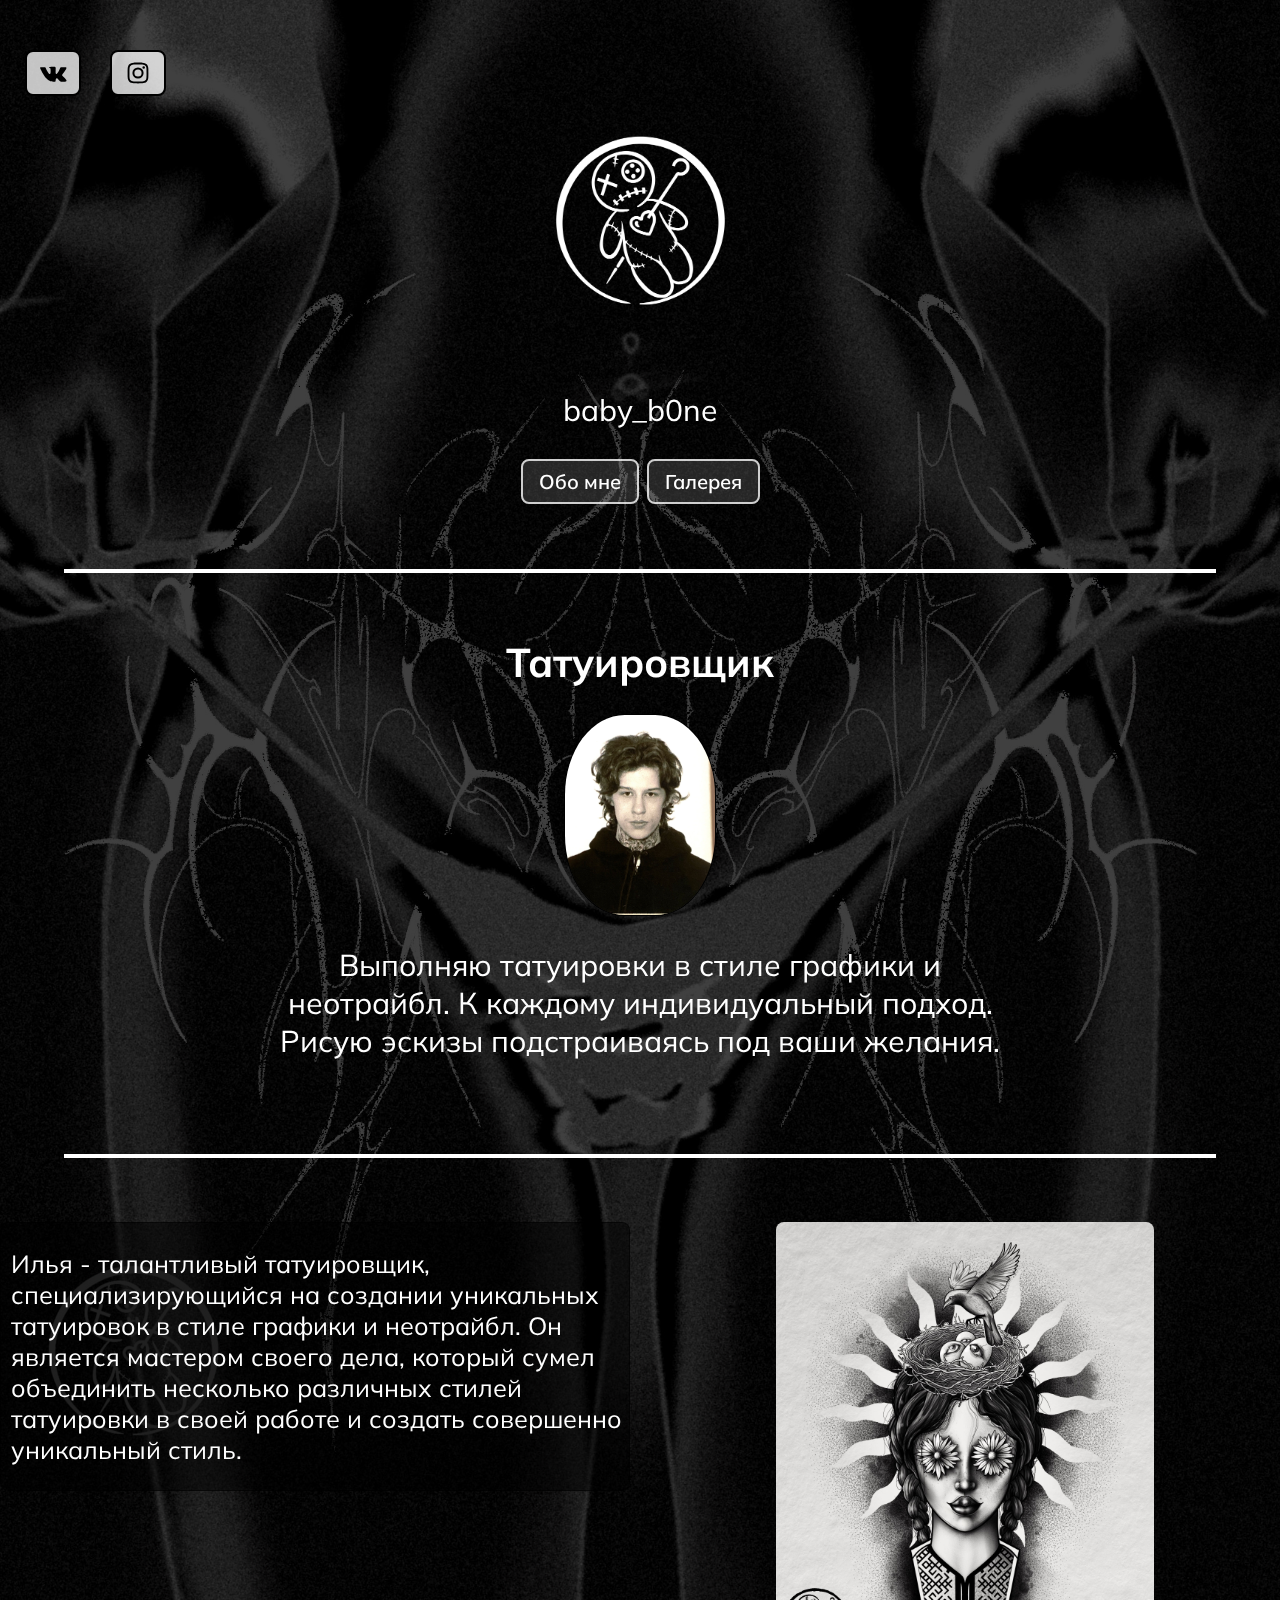
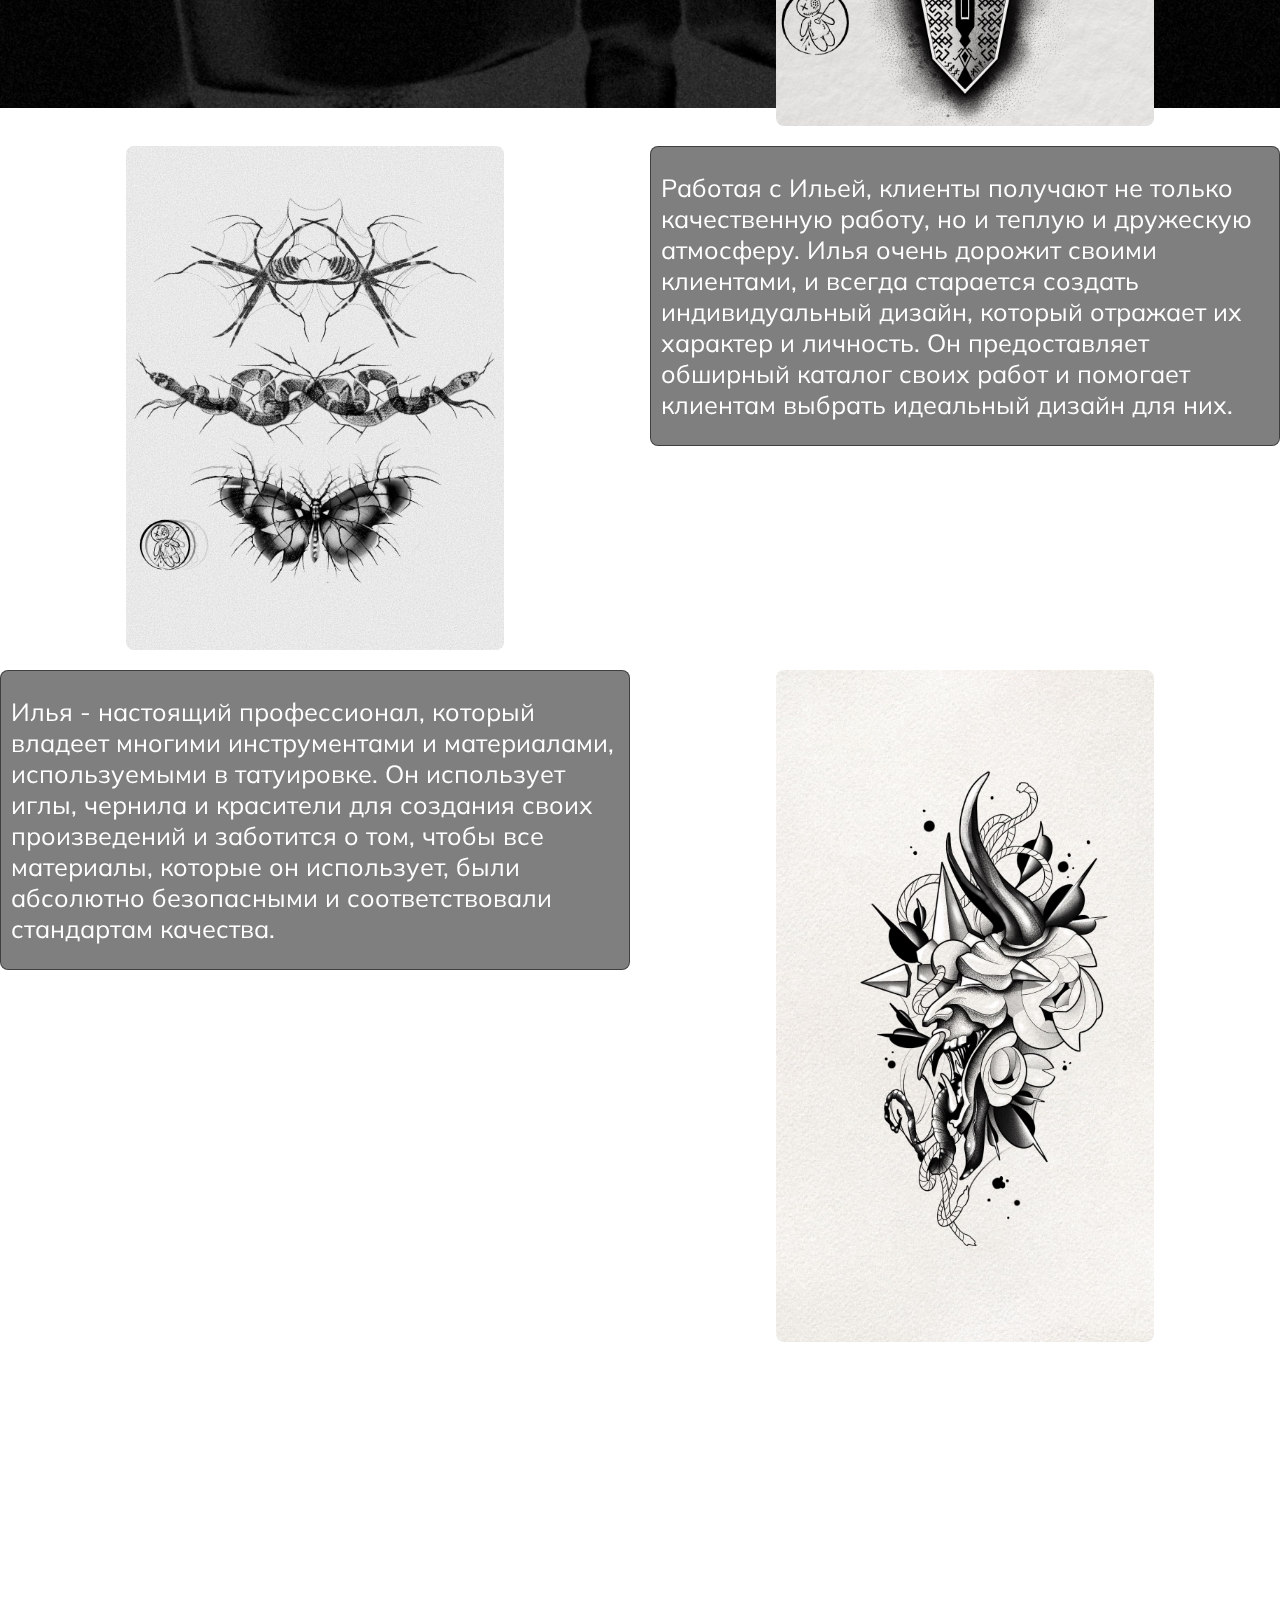
<file: index.html>
<!DOCTYPE html>
<html lang="en">

<head>
    <meta charset="UTF-8">
    <meta charset="utf-8">
    <meta name="viewport" content="width=device-width, initial-scale=1">
    <title>Tattoo</title>
    <link rel="stylesheet" href="style.css">
    <link rel="stylesheet" href="adaptationPage1.css">
    <link rel="stylesheet" href="script.js">
    <link rel="preconnect" href="https://fonts.googleapis.com">
    <link rel="preconnect" href="https://fonts.gstatic.com" crossorigin>
    <link href="https://fonts.googleapis.com/css2?family=Mulish:wght@200;400;600;700&display=swap" rel="stylesheet">
</head>

<body>
    <div class="image">
        <img src="4.JPG" alt="" loading="eager" class="image-size">
    </div>
    <nav>
        <button>
            <a target="Илья Аркатов" href="https://vk.com/babybone23">
                <img src="svg/ei_sc-vk.svg" alt="" class="header-icon">
            </a>
        </button>
        <button>
            <a target="baby_b0ne" href="https://instagram.com/baby_b0ne?igshid=1rr2tgeg974rg">
                <img src="svg/ei_sc-instagram.svg" alt="" class="header-icon">
            </a>
        </button>
    </nav>
    <img src="logo.png" alt="" class="logo">
    <div class="header">
        <p>baby_b0ne</p>
        <nav class="navigation" id="hide">
            <a href="#biography" class="navigation-button">Обо мне</a>
            <a href="page2.html" class="navigation-button">Галерея</a>

        </nav>
    </div>
    <div class="separator"></div>


    <div class="titel">
        <h1>Татуировщик</h1>
        <img src="Ilya.jpg" alt="Ilya" importance="high" class="Ilya-photo">
        <div class="compact-text">
            <p class="compact">Выполняю татуировки в стиле графики и неотрайбл.
                К каждому индивидуальный подход. Рисую эскизы подстраиваясь под ваши желания.
            </p>
        </div>
    </div>
    <div class="separator"></div>
    <main class="text-sketches">
        <section>
            <div class="biography-left" id="biography">
                <p>Илья - талантливый татуировщик, специализирующийся на создании уникальных татуировок в стиле графики
                    и неотрайбл. Он является мастером своего дела, который сумел объединить несколько различных стилей
                    татуировки в своей работе и создать совершенно уникальный стиль.</p>
            </div>
        </section>
        <section>
            <div>
                <img src="scetches/1.JPG" alt="" importance="high" class="sketches" />
            </div>
        </section>
        <section>
            <div>
                <img src="scetches/5.JPG" alt="" importance="high" class="sketches" />
            </div>
        </section>
        <section>
            <div class="biography-left">
                <p>
                    Работая с Ильей, клиенты получают не только качественную работу, но и теплую и дружескую атмосферу.
                    Илья очень дорожит своими клиентами, и всегда старается создать индивидуальный дизайн, который
                    отражает их характер и личность. Он предоставляет обширный каталог своих работ и помогает клиентам
                    выбрать идеальный дизайн для них.
                </p>

            </div>
        </section>
        <section>
            <div class="biography-left">
                <p>Илья - настоящий профессионал, который владеет многими инструментами и материалами, используемыми в
                    татуировке. Он использует иглы, чернила и красители для создания своих произведений и заботится о
                    том, чтобы все материалы, которые он использует, были абсолютно безопасными и соответствовали
                    стандартам качества.</p>
            </div>
        </section>
        <section>
            <div>
                <img src="scetches/10.JPG" alt="" importance="high" class="sketches">
            </div>
        </section>
    </main>
    <div class="separator"></div>
    <div class="compact-text">
        <p class="compact">Он также дополнительно обучается и улучшает свои навыки, чтобы оставаться в курсе последних
            тенденций и
            разработок в мире татуировки. Илья старается быть внимательным к своим клиентам и уделяет особое
            внимание деталям, чтобы создать максимально точный и красивый дизайн.</p>
    </div>
    <div class="separator"></div>
    <!--
        <a href="#" class="back-to-top">
        <img src="svg/ei_arrow-up.svg" alt="" class="icon">
    </a>
      -->
    <button id="scrollToTopBtn" onclick="scrollToTop()">
        <img src="svg/ei_arrow-up.svg" alt="arrow up" class="icon"></button>

    <script src="script.js"></script>






</body>

</html>
</file>
<file: style.css>
body {
  margin: 0;
  cursor: auto;
}

html {
  scroll-behavior: smooth;
}

img {
  display: block;
  margin: 0 auto;
}

.image {
  position: fixed;
  z-index: -1;

}

.image-size {
  background-size: cover;
  width: 100%;
  height: auto;
}

.image img {
  filter: brightness(25%)
}

.icon {
  width: 26px;
  height: 30px;
}

.header-icon {
  width: 40px;
  height: 40px;
}


.header {
  font-family: 'Mulish', sans-serif;
  font-size: 30px;
  text-align: center;
  color: white;
  border: 8px solid rgba(0, 0, 0, 0);
  margin: 0;
}

.logo {
  display: block;
  margin-left: auto;
  margin-right: auto;
  width: 15%;
  height: 15%;

}

.titel {
  font-family: 'Mulish', sans-serif;
  font-size: 20px;
  text-align: center;
  color: white;
  margin-top: 5%;

}

.compact-text {
  display: flex;
  justify-content: center;
  border: 2px
}

.compact {
  font-family: 'Mulish', sans-serif;
  text-align: center;
  font-size: 30px;
  border: 2px;
  width: 60%;
  color: white;

}

.Ilya-photo {
  display: block;
  margin: 0 auto;
  height: 200px;
  border: 1px solid black;
  border-radius: 40%;
}

.mask {
  background-color: rgba(0, 0, 0, 0.72);

}

.separator {
  margin: 5%;
  border: 2px solid white;
  width: auto;
}

.text-sketches {
  display: grid;
  grid-template-columns: 1fr 1fr;
  gap: 20px;

}

.biography-left {
  text-align: left;
  padding-left: 10px;
  font-size: 25px;
  font-family: 'Mulish', sans-serif;
  color: white;
  background-color: rgba(0, 0, 0, 0.50);
  border: 1px solid rgba(0, 0, 0, 0.50);
  border-radius: 8px;
}

.sketches {
  /*width: 510px;
  height: 683px;*/
  width: 60%;
  height: 60%;
  border-radius: 8px;
  transition: transform 1s;
}

.sketches:hover {
  transform: scale(1.5);
}

.navigation-button {
  --time: 0.3s;

  border: 2px solid rgba(255, 255, 255, 0.777);
  border-radius: 8px;
  padding: 0.5rem 1rem;

  text-decoration: none;
  font-weight: 600;
  font-size: 20px;
  font-family: 'Mulish', sans-serif;


  background-color: rgba(255, 255, 255, 0.145);
  color: rgb(255, 255, 255);
  transition: color var(--time) ease-in-out,
    background-color var(--time) ease-in-out;
}

.navigation-button:hover {
  color: rgb(0, 0, 0);
  background-color: rgb(255, 255, 255);
}

.navigation-button {
  position: relative;

  overflow: hidden;
  isolation: isolate;
}

.navigation-button::before {
  display: block;
  width: 100%;
  height: 100%;

  position: absolute;
  top: 0;
  left: 0;
  background-color: rgb(255, 255, 255);

  content: "";
  transform: scaleX(0);
  transform-origin: left;
  transition: transform var(--time) ease-in-out;
  z-index: -1;
}

.navigation-button:hover::before {
  transform: scaleX(1);
}

#scrollToTopBtn {
  display: none;
  position: fixed;
  bottom: 20px;
  right: 20px;
  width: 40px;
  height: 40px;
  border-radius: 50%;
  background-color: #f8f7f78f;
  color: #000000;
  font-size: 40px;
  border: none;
  outline: none;
  cursor: pointer;
}

#scrollToTopBtn.show {
  display: block;
}

.back-btn {
  background-color: rgba(0, 0, 0, 0.63);
  border: 3px solid rgba(0, 0, 0, 0.63);
}

button {
  border-radius: 8px;
  border: 2px solid black;
  background-color: rgba(255, 255, 255, 0.767);
  margin-top: 50px;
  margin-left: 25px;
  transition: transform 1s;

}

button:hover {
  background-color: white;
  transform: scale(1.5);
}


/*
.back-to-top{
  position: fixed;
  right: 10px;
  bottom: 50px;
  --time: 0.3s;

  border: 2px solid rgba(255, 255, 255, 0.777);
  border-radius: 8px;
  padding: 0.5rem 1rem;

  text-decoration: none;
  font-weight: 600;
  font-size: 20px;
  font-family: 'Mulish', sans-serif;


  background-color: rgba(255, 255, 255, 0.795);
  color: rgb(255, 255, 255);
  transition: color var(--time) ease-in-out,
    background-color var(--time) ease-in-out;
}
.back-to-top:hover{
  color: rgb(0, 0, 0);
  background-color: rgb(255, 255, 255);
}
.back-to-top::before{
  display: block;
  width: 100%;
  height: 100%;

  position: absolute;
  top: 0;
  left: 0;
  background-color: rgb(255, 255, 255);

  content: "";
  transform: scaleX(0);
  transform-origin: left;
  transition: transform var(--time) ease-in-out;
  z-index: -1;
}
.back-to-top:hover::before {
  transform: scaleX(1);
}
*/
</file>
<file: adaptationPage1.css>
@media screen and (max-width:992px) {
    .biography-left {
        font-size: 20px;

    }

    .titel {
        font-size: 15px;
    }

    .header {
        font-size: 20px;
    }

    .navigation-button {
        font-size: 18px;
    }

    .back-to-top {
        font-size: 18px;
    }

    .Ilya-photo {
        height: 180px;
    }

    h1 {
        font-size: 25px;
    }

    .compact {
        font-size: 20px;
    }
}

@media screen and (max-width:768px) {
    .navigation-button {
        font-size: 15px;


    }

    .back-to-top {
        font-size: 15px;
    }

}
@media screen and (max-width:480px){
    .biography-left {
        font-size: 14px;
    }
    .compact{
        font-size: 15px;
    }
    .back-to-top {
        font-size: 13px;
    }
    .navigation-button {
        font-size: 13px;


    }
    .Ilya-photo {
        height: 150px;
    }
}
@media screen and (max-width:480px){
    .biography-left {
        font-size: 14px;
    }
    .compact{
        font-size: 15px;
    }
    .back-to-top {
        font-size: 13px;
    }
    .navigation-button {
        font-size: 13px;


    }
    .Ilya-photo {
        height: 150px;
    }
}
@media screen and (max-width:393px){
    .biography-left {
        font-size: 12px;
    }
    .compact{
        font-size: 13px;
    }
    .back-to-top {
        font-size: 12px;
    }
    .navigation-button {
        font-size: 10px;


    }
    .Ilya-photo {
        height: 120px;
    }
    .image-size {
        background-size: cover;
        width: 200%;
        height: 100%;
      }
      button{
        margin-top: 40px;
        margin-left: 20px;
      }
      .header-icon {
        width: 20px;
        height: 20px;
      }
   
}
</file>
